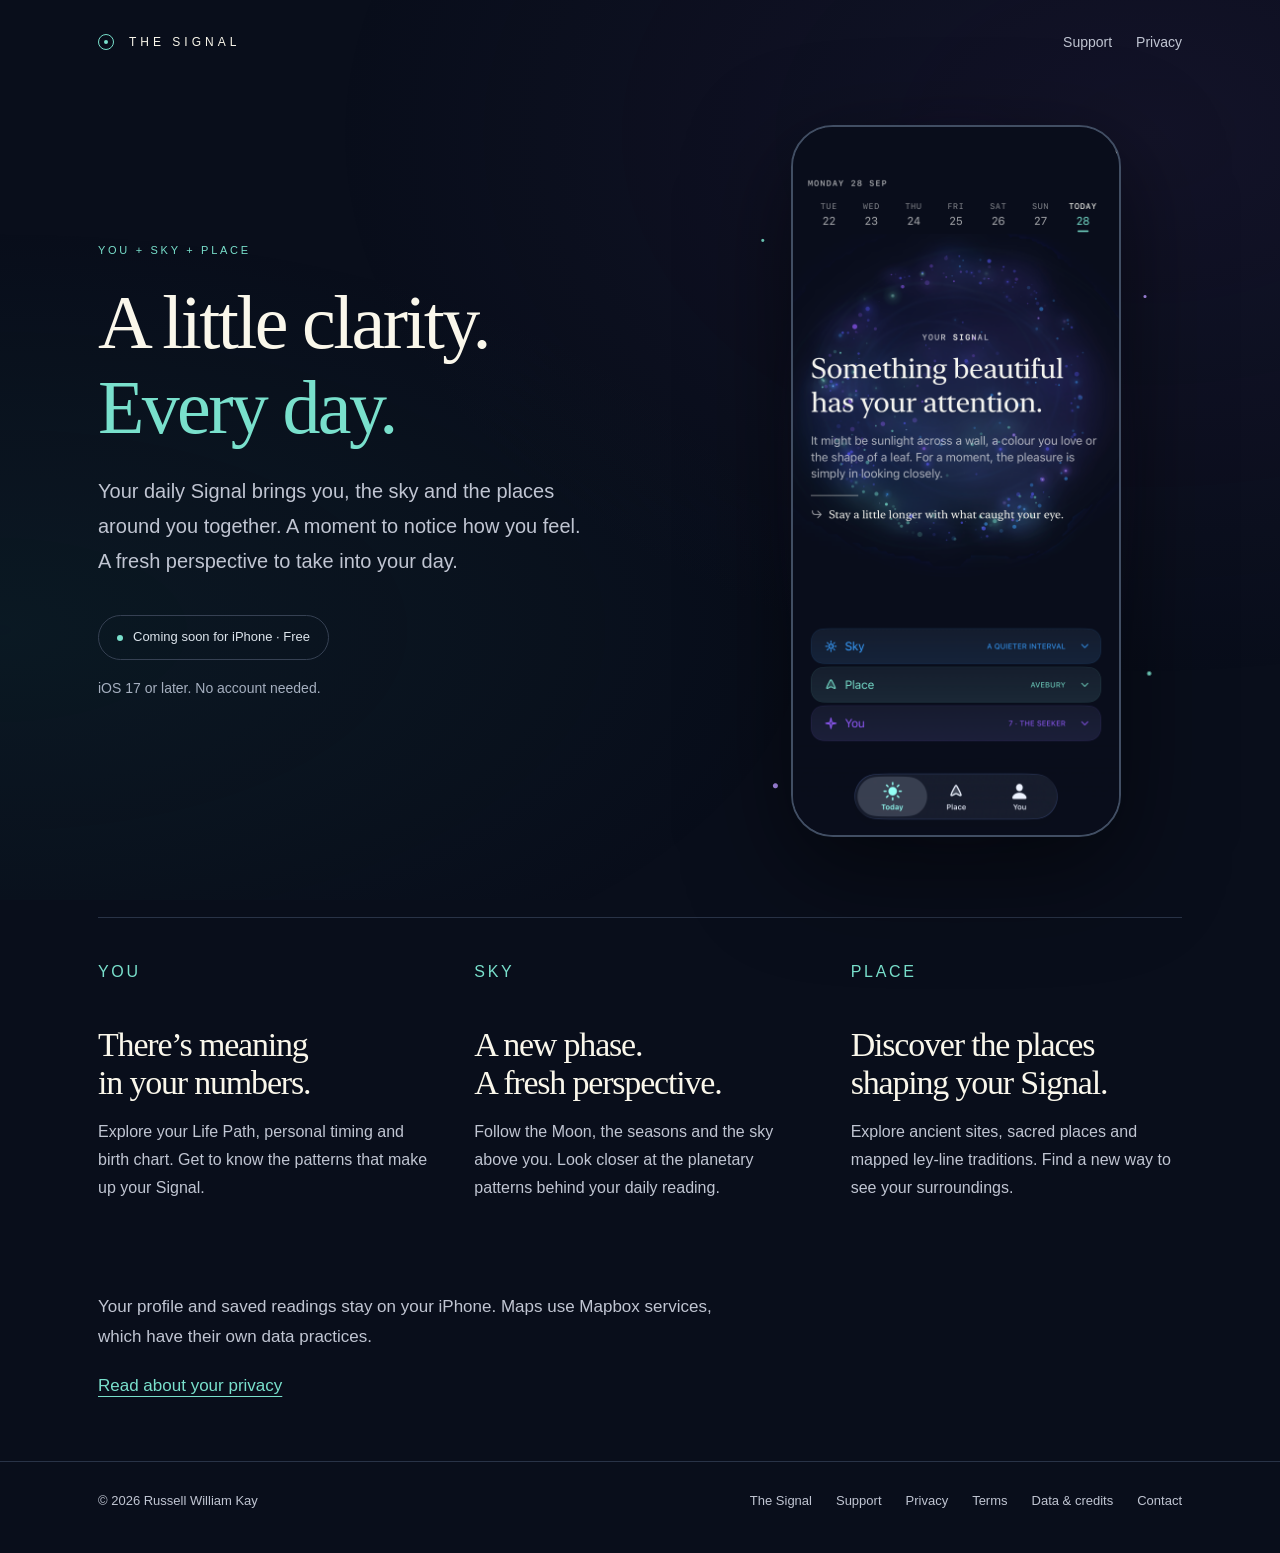
<file: index.html>
<!doctype html>
<html lang="en-GB"><head><meta charset="utf-8"><meta name="viewport" content="width=device-width,initial-scale=1"><meta name="theme-color" content="#090e1b"><title>A little clarity. Every day. · The Signal</title><meta name="description" content="Your daily Signal brings you, the sky and the places around you together. Astrology, numerology and spiritual place discovery for iPhone."><link rel="canonical" href="https://rwk506787.github.io/the-signal-site/"><meta property="og:title" content="A little clarity. Every day. · The Signal"><meta property="og:description" content="Your daily Signal brings you, the sky and the places around you together. Astrology, numerology and spiritual place discovery for iPhone."><meta property="og:type" content="website"><link rel="icon" href="favicon.svg" type="image/svg+xml"><link rel="stylesheet" href="styles.css"></head>
<body><a class="skip" href="#main">Skip to content</a><header><div class="shell"><a class="brand" href="index.html"><span class="mark" aria-hidden="true"></span>THE SIGNAL</a><nav aria-label="Main navigation"><a href="support.html">Support</a><a href="privacy.html">Privacy</a></nav></div></header><main id="main" class="shell"><section class="hero"><div><p class="eyebrow">You + Sky + Place</p><h1>A little clarity.<br><span>Every day.</span></h1><p class="intro">Your daily Signal brings you, the sky and the places around you together. A moment to notice how you feel. A fresh perspective to take into your day.</p><p class="coming">Coming soon for iPhone · Free</p><p class="small">iOS 17 or later. No account needed.</p></div><div class="device-space"><div class="stars" aria-hidden="true"></div><img class="device" src="assets/daily-signal.png" width="1320" height="2868" alt="The Signal Today screen showing the reading Something beautiful has your attention, with You, Sky and Place influences."></div></section><section class="features" aria-label="Explore The Signal"><div><p class="eyebrow">You</p><h2>There’s meaning<br>in your numbers.</h2><p>Explore your Life Path, personal timing and birth chart. Get to know the patterns that make up your Signal.</p></div><div><p class="eyebrow">Sky</p><h2>A new phase.<br>A fresh perspective.</h2><p>Follow the Moon, the seasons and the sky above you. Look closer at the planetary patterns behind your daily reading.</p></div><div><p class="eyebrow">Place</p><h2>Discover the places<br>shaping your Signal.</h2><p>Explore ancient sites, sacred places and mapped ley-line traditions. Find a new way to see your surroundings.</p></div></section><section class="home-cta"><p>Your profile and saved readings stay on your iPhone. Maps use Mapbox services, which have their own data practices.</p><a href="privacy.html">Read about your privacy</a></section></main><footer><div class="shell"><p>© 2026 Russell William Kay</p><nav aria-label="Footer"><a href="index.html">The Signal</a><a href="support.html">Support</a><a href="privacy.html">Privacy</a><a href="terms.html">Terms</a><a href="credits.html">Data &amp; credits</a><a href="mailto:thesignalapp@outlook.com">Contact</a></nav></div></footer></body></html>
</file>
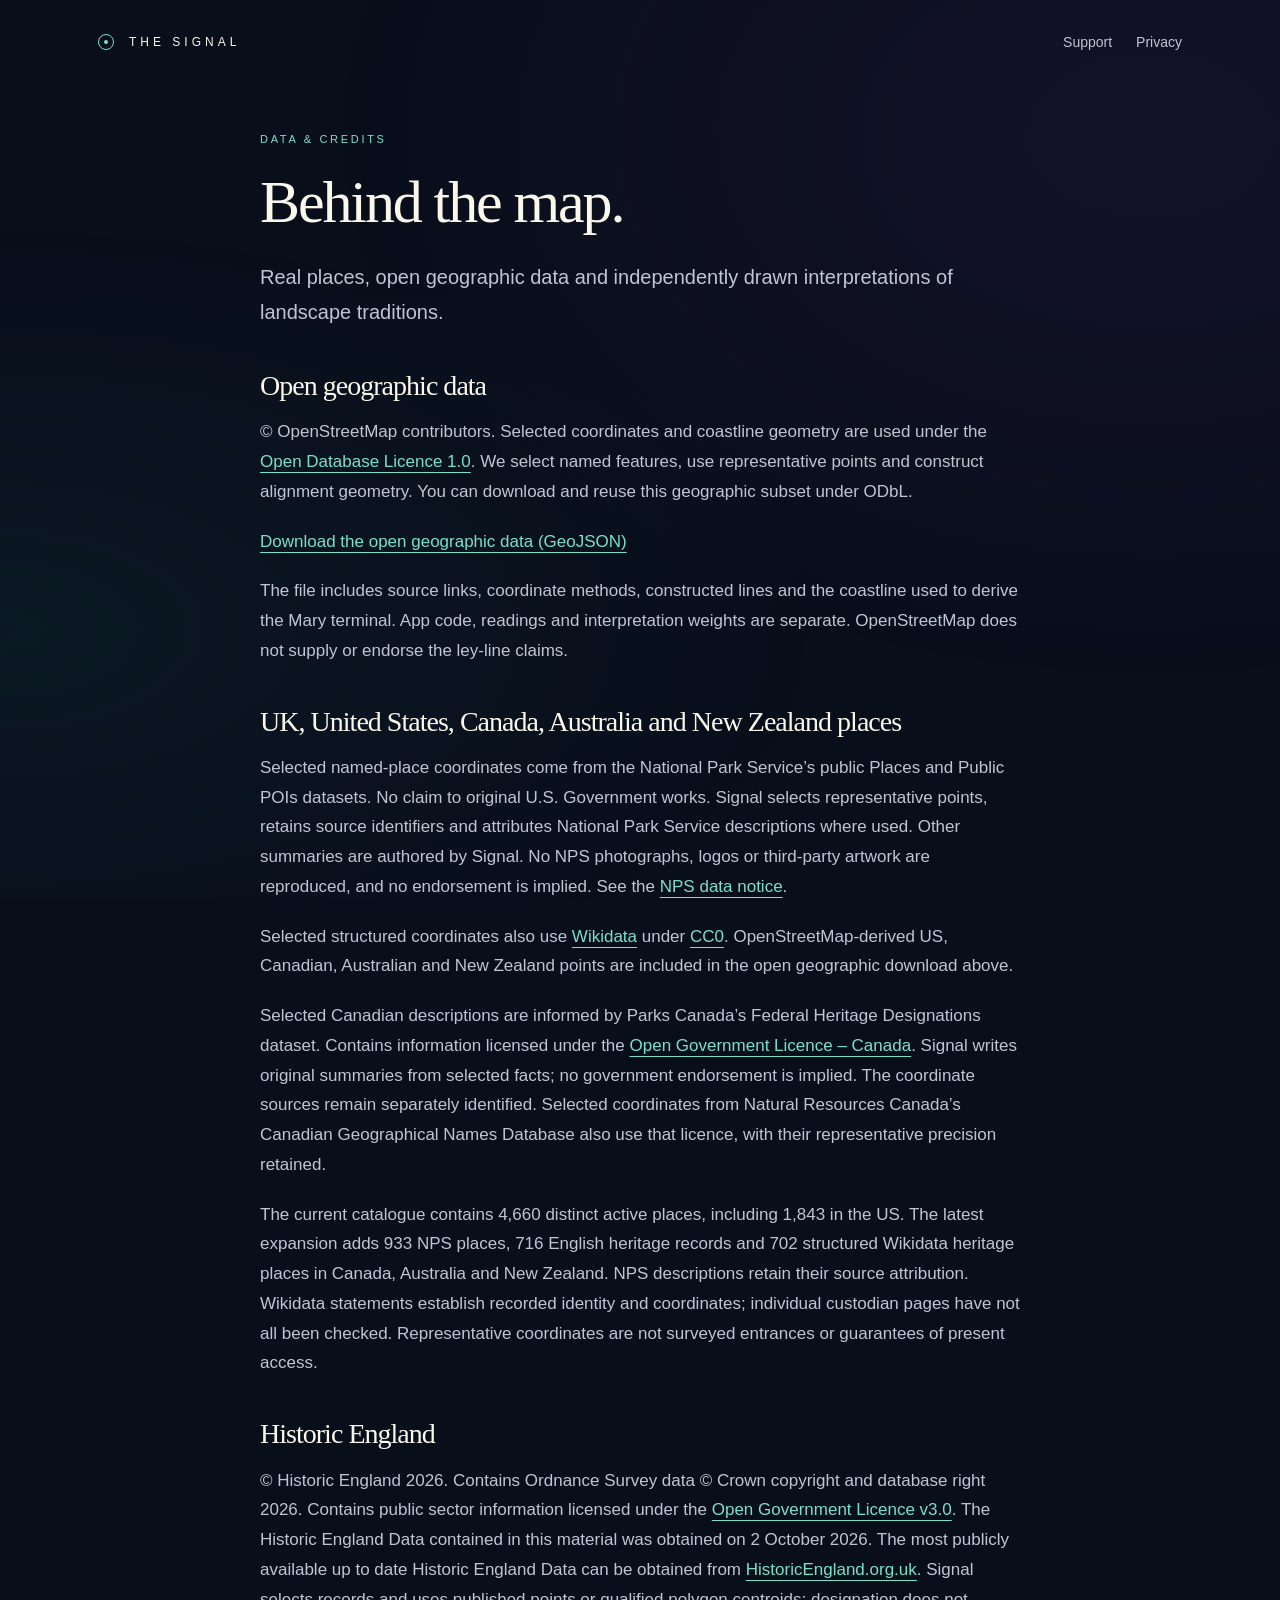
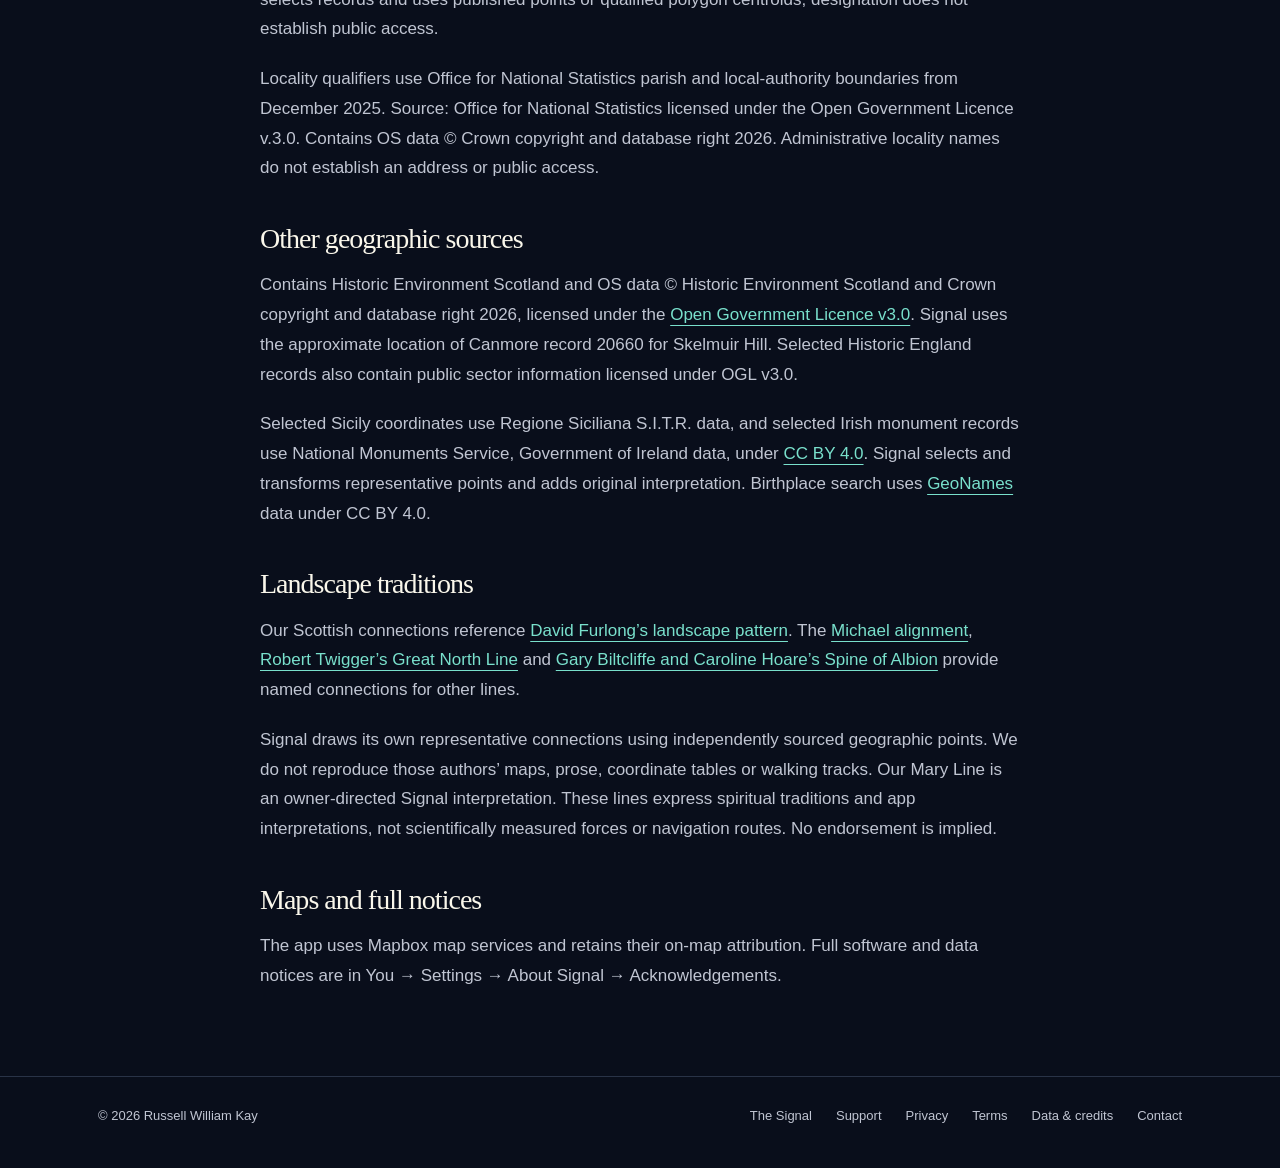
<file: credits.html>
<!doctype html>
<html lang="en-GB"><head><meta charset="utf-8"><meta name="viewport" content="width=device-width,initial-scale=1"><meta name="theme-color" content="#090e1b"><title>Data &amp; credits. · The Signal</title><meta name="description" content="Geographic data credits, landscape references and the open geographic download used by The Signal."><link rel="canonical" href="https://rwk506787.github.io/the-signal-site/credits.html"><meta property="og:title" content="Data &amp; credits. · The Signal"><meta property="og:description" content="Geographic data credits, landscape references and the open geographic download used by The Signal."><meta property="og:type" content="website"><link rel="icon" href="favicon.svg" type="image/svg+xml"><link rel="stylesheet" href="styles.css"></head>
<body><a class="skip" href="#main">Skip to content</a><header><div class="shell"><a class="brand" href="index.html"><span class="mark" aria-hidden="true"></span>THE SIGNAL</a><nav aria-label="Main navigation"><a href="support.html">Support</a><a href="privacy.html">Privacy</a></nav></div></header><main id="main" class="shell"><article class="article"><p class="eyebrow">Data &amp; credits</p><h1>Behind the map.</h1><p class="lede">Real places, open geographic data and independently drawn interpretations of landscape traditions.</p>
<h2>Open geographic data</h2><p>© OpenStreetMap contributors. Selected coordinates and coastline geometry are used under the <a href="https://opendatacommons.org/licenses/odbl/1-0/">Open Database Licence 1.0</a>. We select named features, use representative points and construct alignment geometry. You can download and reuse this geographic subset under ODbL.</p><p><a href="data/open-geography.geojson" download>Download the open geographic data (GeoJSON)</a></p><p>The file includes source links, coordinate methods, constructed lines and the coastline used to derive the Mary terminal. App code, readings and interpretation weights are separate. OpenStreetMap does not supply or endorse the ley-line claims.</p>
<h2>UK, United States, Canada, Australia and New Zealand places</h2><p>Selected named-place coordinates come from the National Park Service’s public Places and Public POIs datasets. No claim to original U.S. Government works. Signal selects representative points, retains source identifiers and attributes National Park Service descriptions where used. Other summaries are authored by Signal. No NPS photographs, logos or third-party artwork are reproduced, and no endorsement is implied. See the <a href="https://www.nps.gov/aboutus/disclaimer.htm">NPS data notice</a>.</p><p>Selected structured coordinates also use <a href="https://www.wikidata.org/">Wikidata</a> under <a href="https://creativecommons.org/publicdomain/zero/1.0/">CC0</a>. OpenStreetMap-derived US, Canadian, Australian and New Zealand points are included in the open geographic download above.</p><p>Selected Canadian descriptions are informed by Parks Canada’s Federal Heritage Designations dataset. Contains information licensed under the <a href="https://open.canada.ca/en/open-government-licence-canada">Open Government Licence – Canada</a>. Signal writes original summaries from selected facts; no government endorsement is implied. The coordinate sources remain separately identified. Selected coordinates from Natural Resources Canada’s Canadian Geographical Names Database also use that licence, with their representative precision retained.</p><p>The current catalogue contains 4,660 distinct active places, including 1,843 in the US. The latest expansion adds 933 NPS places, 716 English heritage records and 702 structured Wikidata heritage places in Canada, Australia and New Zealand. NPS descriptions retain their source attribution. Wikidata statements establish recorded identity and coordinates; individual custodian pages have not all been checked. Representative coordinates are not surveyed entrances or guarantees of present access.</p><h2>Historic England</h2><p>© Historic England 2026. Contains Ordnance Survey data © Crown copyright and database right 2026. Contains public sector information licensed under the <a href="https://www.nationalarchives.gov.uk/doc/open-government-licence/version/3/">Open Government Licence v3.0</a>. The Historic England Data contained in this material was obtained on 2 October 2026. The most publicly available up to date Historic England Data can be obtained from <a href="https://HistoricEngland.org.uk">HistoricEngland.org.uk</a>. Signal selects records and uses published points or qualified polygon centroids; designation does not establish public access.</p><p>Locality qualifiers use Office for National Statistics parish and local-authority boundaries from December 2025. Source: Office for National Statistics licensed under the Open Government Licence v.3.0. Contains OS data © Crown copyright and database right 2026. Administrative locality names do not establish an address or public access.</p><h2>Other geographic sources</h2><p>Contains Historic Environment Scotland and OS data © Historic Environment Scotland and Crown copyright and database right 2026, licensed under the <a href="https://www.nationalarchives.gov.uk/doc/open-government-licence/version/3/">Open Government Licence v3.0</a>. Signal uses the approximate location of Canmore record 20660 for Skelmuir Hill. Selected Historic England records also contain public sector information licensed under OGL v3.0.</p><p>Selected Sicily coordinates use Regione Siciliana S.I.T.R. data, and selected Irish monument records use National Monuments Service, Government of Ireland data, under <a href="https://creativecommons.org/licenses/by/4.0/">CC BY 4.0</a>. Signal selects and transforms representative points and adds original interpretation. Birthplace search uses <a href="https://www.geonames.org/">GeoNames</a> data under CC BY 4.0.</p>
<h2>Landscape traditions</h2><p>Our Scottish connections reference <a href="https://davidfurlong.co.uk/scotland.htm">David Furlong’s landscape pattern</a>. The <a href="https://www.davidfurlong.co.uk/michael_alignment.htm">Michael alignment</a>, <a href="https://www.wigtownbookfestival.com/blog/5-questions-robert-twigger">Robert Twigger’s Great North Line</a> and <a href="https://belinusline.com/spined.php">Gary Biltcliffe and Caroline Hoare’s Spine of Albion</a> provide named connections for other lines.</p><p>Signal draws its own representative connections using independently sourced geographic points. We do not reproduce those authors’ maps, prose, coordinate tables or walking tracks. Our Mary Line is an owner-directed Signal interpretation. These lines express spiritual traditions and app interpretations, not scientifically measured forces or navigation routes. No endorsement is implied.</p>
<h2>Maps and full notices</h2><p>The app uses Mapbox map services and retains their on-map attribution. Full software and data notices are in You → Settings → About Signal → Acknowledgements.</p></article></main><footer><div class="shell"><p>© 2026 Russell William Kay</p><nav aria-label="Footer"><a href="index.html">The Signal</a><a href="support.html">Support</a><a href="privacy.html">Privacy</a><a href="terms.html">Terms</a><a href="credits.html">Data &amp; credits</a><a href="mailto:thesignalapp@outlook.com">Contact</a></nav></div></footer></body></html>
</file>
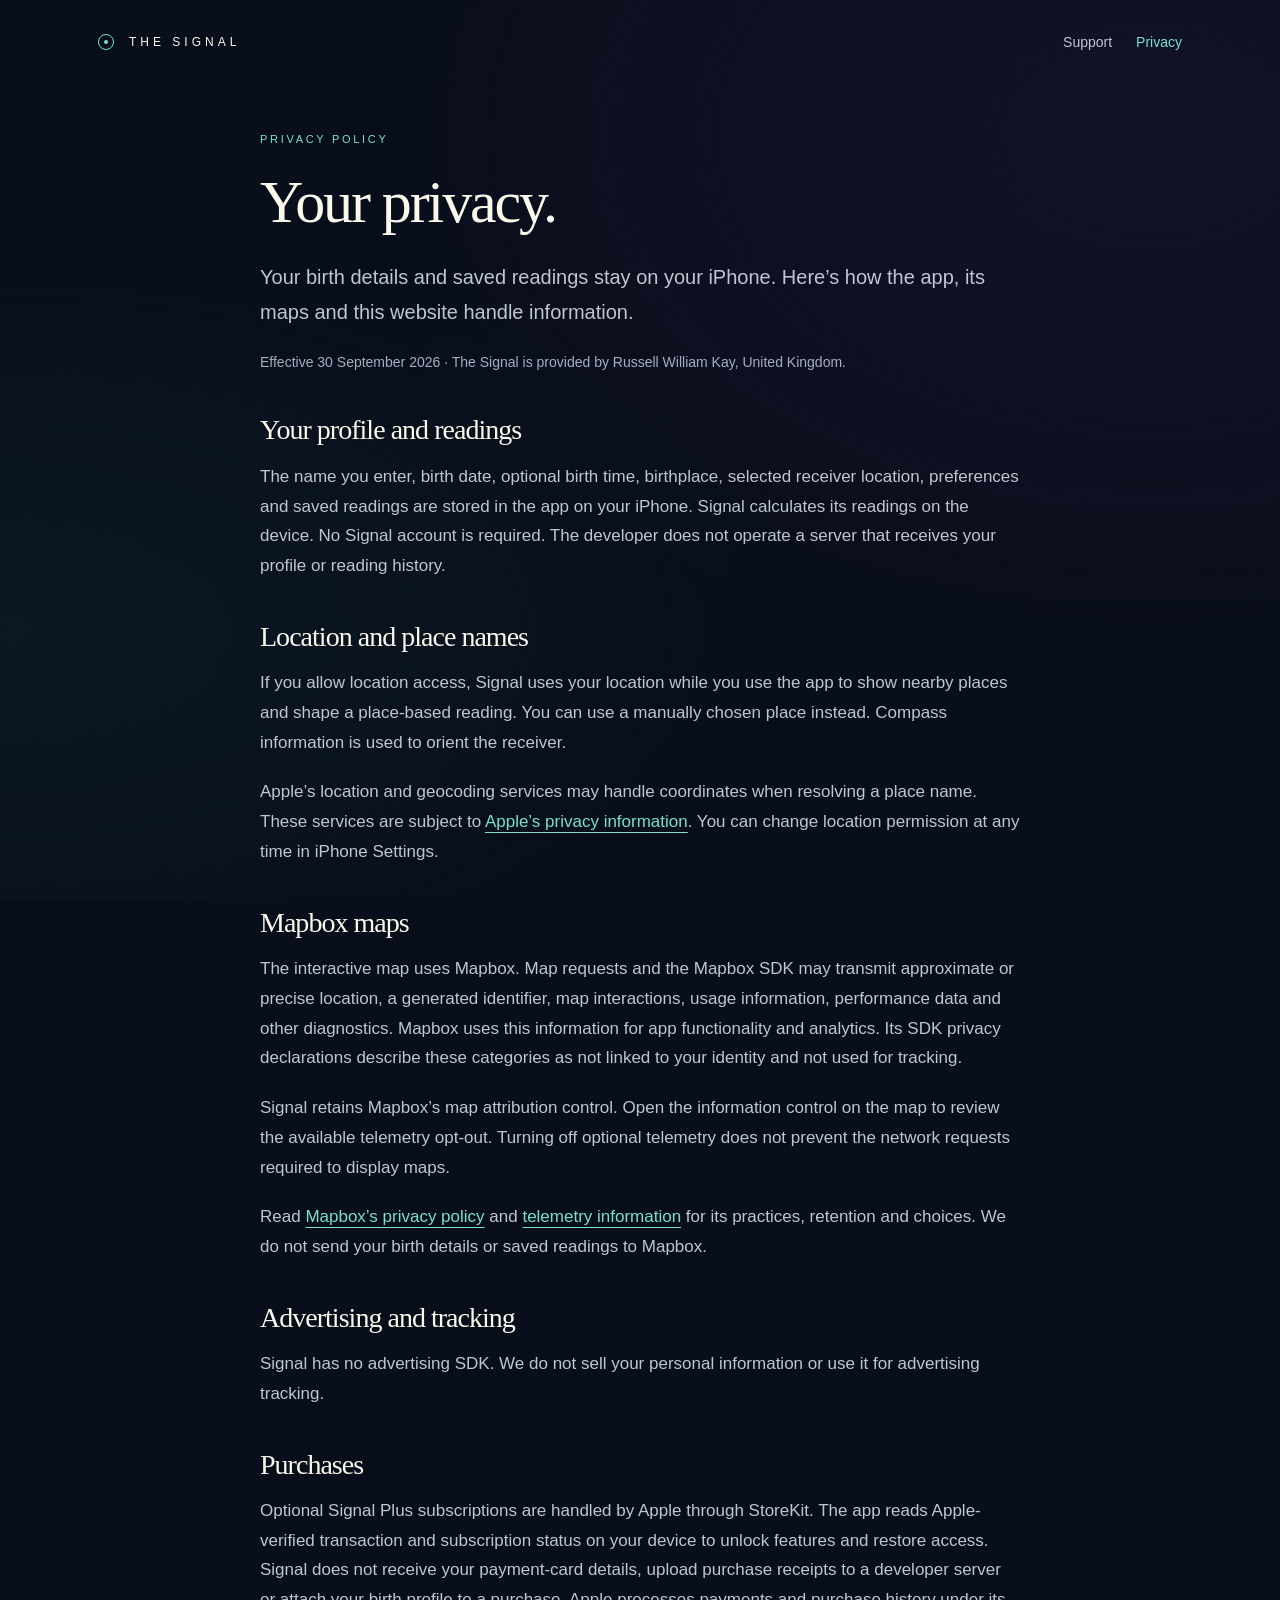
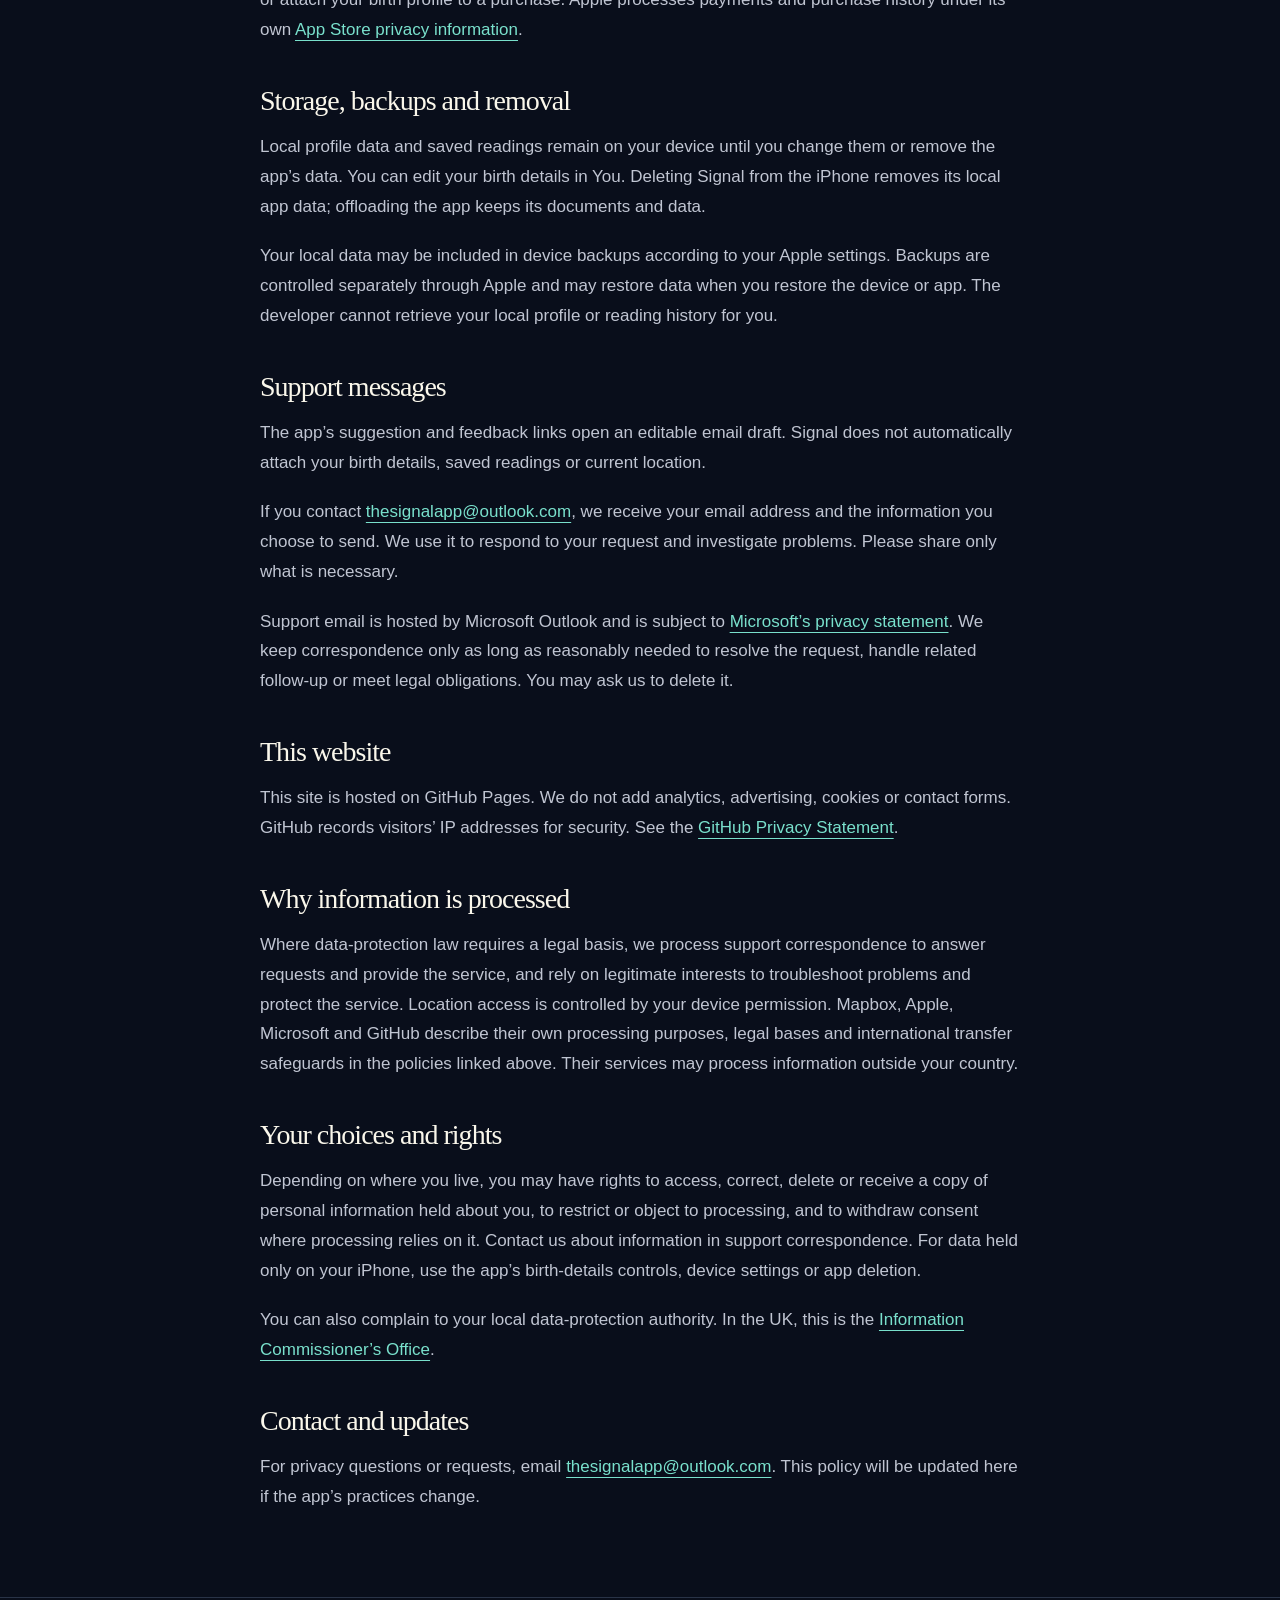
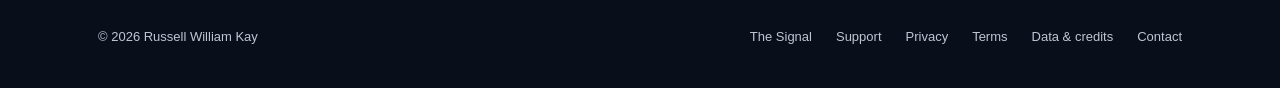
<file: privacy.html>
<!doctype html>
<html lang="en-GB"><head><meta charset="utf-8"><meta name="viewport" content="width=device-width,initial-scale=1"><meta name="theme-color" content="#090e1b"><title>Your privacy. · The Signal</title><meta name="description" content="How The Signal handles your profile, readings, location, map services and support messages."><link rel="canonical" href="https://rwk506787.github.io/the-signal-site/privacy.html"><meta property="og:title" content="Your privacy. · The Signal"><meta property="og:description" content="How The Signal handles your profile, readings, location, map services and support messages."><meta property="og:type" content="website"><link rel="icon" href="favicon.svg" type="image/svg+xml"><link rel="stylesheet" href="styles.css"></head>
<body><a class="skip" href="#main">Skip to content</a><header><div class="shell"><a class="brand" href="index.html"><span class="mark" aria-hidden="true"></span>THE SIGNAL</a><nav aria-label="Main navigation"><a href="support.html">Support</a><a href="privacy.html" aria-current="page">Privacy</a></nav></div></header><main id="main" class="shell"><article class="article"><p class="eyebrow">Privacy policy</p><h1>Your privacy.</h1><p class="lede">Your birth details and saved readings stay on your iPhone. Here’s how the app, its maps and this website handle information.</p><p class="small">Effective 30 September 2026 · The Signal is provided by Russell William Kay, United Kingdom.</p>
<h2>Your profile and readings</h2><p>The name you enter, birth date, optional birth time, birthplace, selected receiver location, preferences and saved readings are stored in the app on your iPhone. Signal calculates its readings on the device. No Signal account is required. The developer does not operate a server that receives your profile or reading history.</p>
<h2>Location and place names</h2><p>If you allow location access, Signal uses your location while you use the app to show nearby places and shape a place-based reading. You can use a manually chosen place instead. Compass information is used to orient the receiver.</p><p>Apple’s location and geocoding services may handle coordinates when resolving a place name. These services are subject to <a href="https://www.apple.com/legal/privacy/">Apple’s privacy information</a>. You can change location permission at any time in iPhone Settings.</p>
<h2>Mapbox maps</h2><p>The interactive map uses Mapbox. Map requests and the Mapbox SDK may transmit approximate or precise location, a generated identifier, map interactions, usage information, performance data and other diagnostics. Mapbox uses this information for app functionality and analytics. Its SDK privacy declarations describe these categories as not linked to your identity and not used for tracking.</p><p>Signal retains Mapbox’s map attribution control. Open the information control on the map to review the available telemetry opt-out. Turning off optional telemetry does not prevent the network requests required to display maps.</p><p>Read <a href="https://www.mapbox.com/legal/privacy">Mapbox’s privacy policy</a> and <a href="https://www.mapbox.com/telemetry">telemetry information</a> for its practices, retention and choices. We do not send your birth details or saved readings to Mapbox.</p>
<h2>Advertising and tracking</h2><p>Signal has no advertising SDK. We do not sell your personal information or use it for advertising tracking.</p>
<h2>Purchases</h2><p>Optional Signal Plus subscriptions are handled by Apple through StoreKit. The app reads Apple-verified transaction and subscription status on your device to unlock features and restore access. Signal does not receive your payment-card details, upload purchase receipts to a developer server or attach your birth profile to a purchase. Apple processes payments and purchase history under its own <a href="https://www.apple.com/legal/privacy/data/en/app-store/">App Store privacy information</a>.</p><h2>Storage, backups and removal</h2><p>Local profile data and saved readings remain on your device until you change them or remove the app’s data. You can edit your birth details in You. Deleting Signal from the iPhone removes its local app data; offloading the app keeps its documents and data.</p><p>Your local data may be included in device backups according to your Apple settings. Backups are controlled separately through Apple and may restore data when you restore the device or app. The developer cannot retrieve your local profile or reading history for you.</p>
<h2>Support messages</h2><p>The app’s suggestion and feedback links open an editable email draft. Signal does not automatically attach your birth details, saved readings or current location.</p><p>If you contact <a class="contact" href="mailto:thesignalapp@outlook.com">thesignalapp@outlook.com</a>, we receive your email address and the information you choose to send. We use it to respond to your request and investigate problems. Please share only what is necessary.</p><p>Support email is hosted by Microsoft Outlook and is subject to <a href="https://privacy.microsoft.com/privacystatement">Microsoft’s privacy statement</a>. We keep correspondence only as long as reasonably needed to resolve the request, handle related follow-up or meet legal obligations. You may ask us to delete it.</p>
<h2>This website</h2><p>This site is hosted on GitHub Pages. We do not add analytics, advertising, cookies or contact forms. GitHub records visitors’ IP addresses for security. See the <a href="https://docs.github.com/en/site-policy/privacy-policies/github-general-privacy-statement">GitHub Privacy Statement</a>.</p>
<h2>Why information is processed</h2><p>Where data-protection law requires a legal basis, we process support correspondence to answer requests and provide the service, and rely on legitimate interests to troubleshoot problems and protect the service. Location access is controlled by your device permission. Mapbox, Apple, Microsoft and GitHub describe their own processing purposes, legal bases and international transfer safeguards in the policies linked above. Their services may process information outside your country.</p>
<h2>Your choices and rights</h2><p>Depending on where you live, you may have rights to access, correct, delete or receive a copy of personal information held about you, to restrict or object to processing, and to withdraw consent where processing relies on it. Contact us about information in support correspondence. For data held only on your iPhone, use the app’s birth-details controls, device settings or app deletion.</p><p>You can also complain to your local data-protection authority. In the UK, this is the <a href="https://ico.org.uk/make-a-complaint/">Information Commissioner’s Office</a>.</p>
<h2>Contact and updates</h2><p>For privacy questions or requests, email <a class="contact" href="mailto:thesignalapp@outlook.com">thesignalapp@outlook.com</a>. This policy will be updated here if the app’s practices change.</p></article></main><footer><div class="shell"><p>© 2026 Russell William Kay</p><nav aria-label="Footer"><a href="index.html">The Signal</a><a href="support.html">Support</a><a href="privacy.html">Privacy</a><a href="terms.html">Terms</a><a href="credits.html">Data &amp; credits</a><a href="mailto:thesignalapp@outlook.com">Contact</a></nav></div></footer></body></html>
</file>
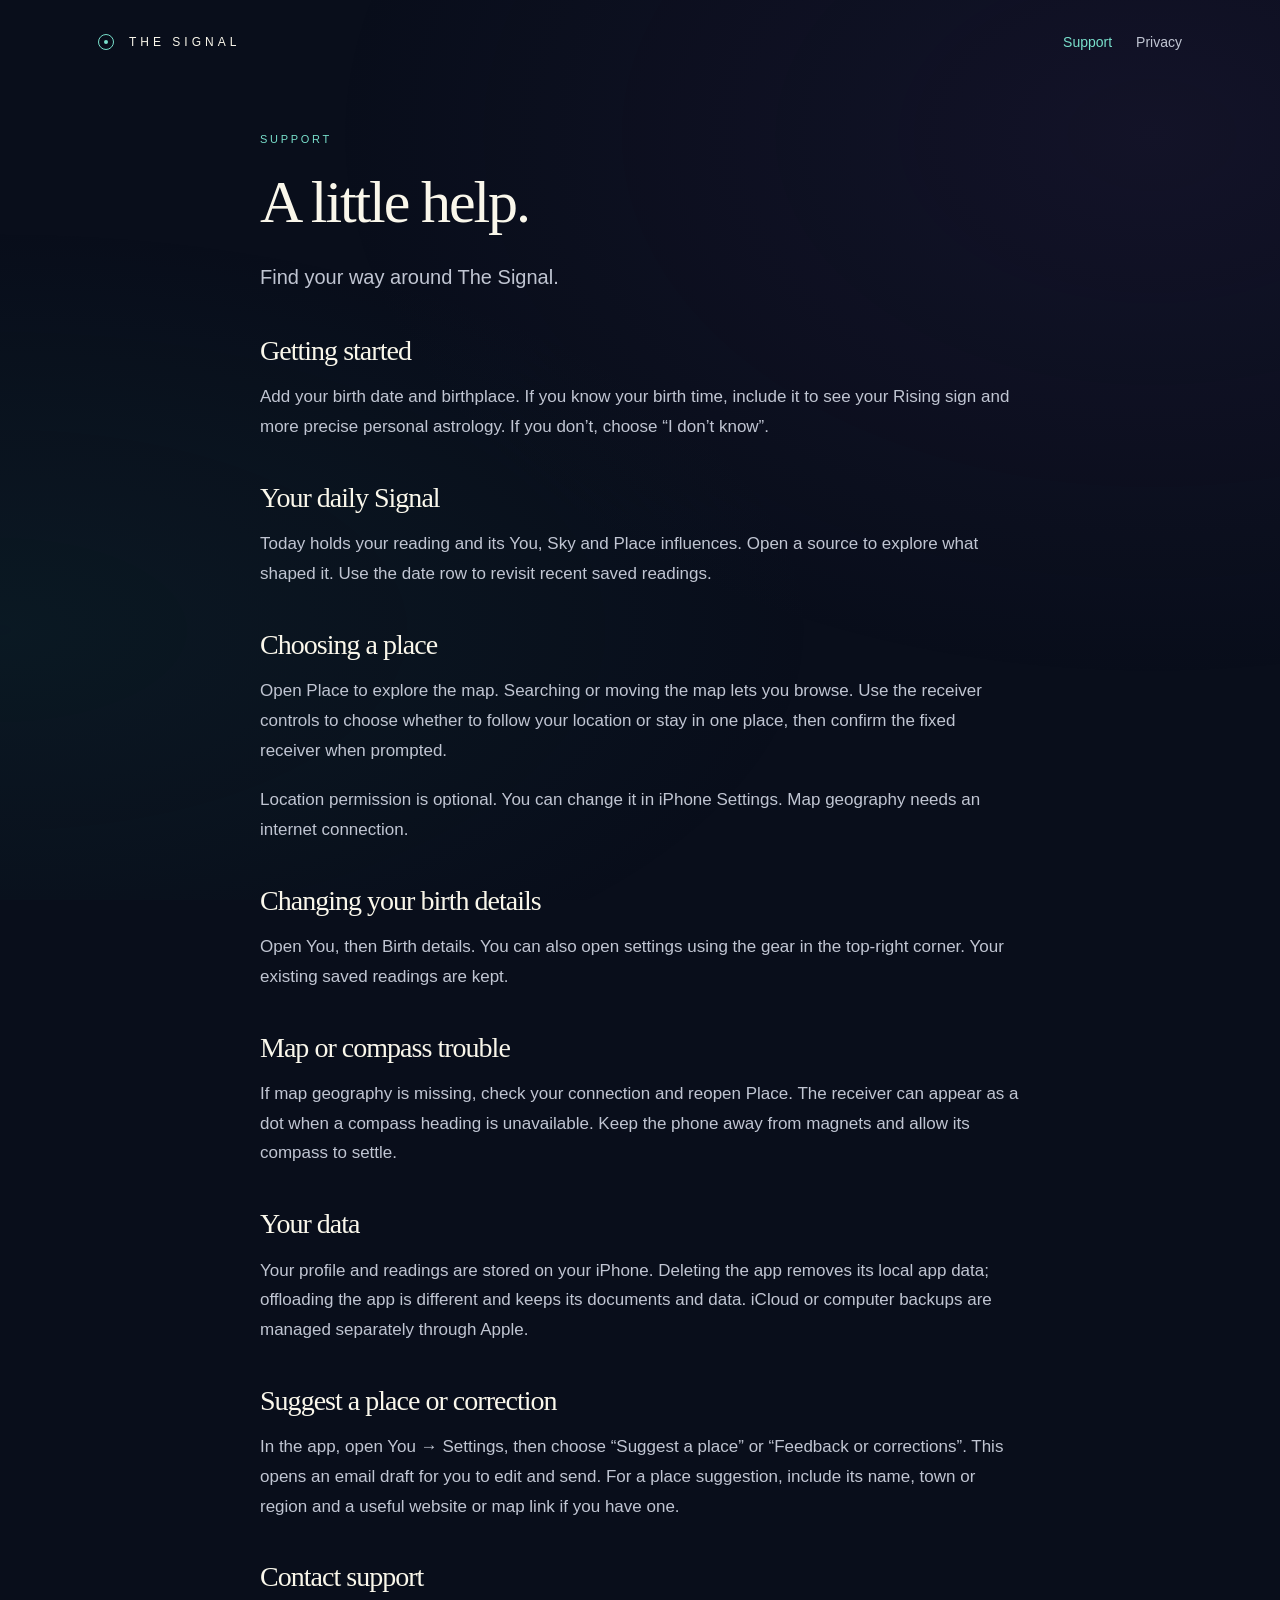
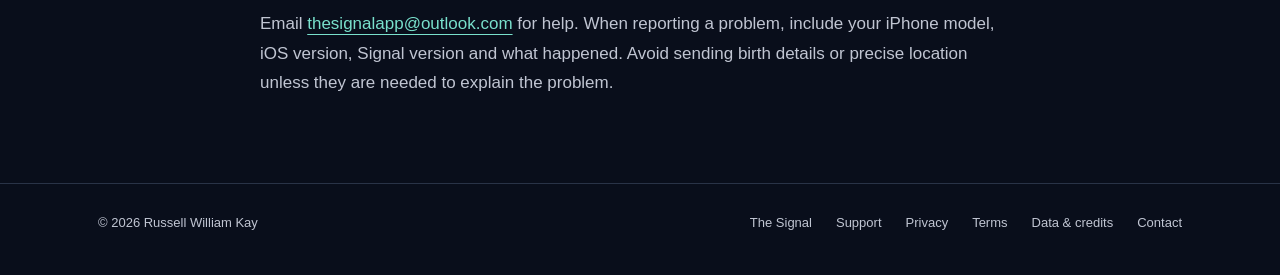
<file: support.html>
<!doctype html>
<html lang="en-GB"><head><meta charset="utf-8"><meta name="viewport" content="width=device-width,initial-scale=1"><meta name="theme-color" content="#090e1b"><title>A little help. · The Signal</title><meta name="description" content="Help with your daily Signal, birth details, location, map and saved readings. Contact The Signal support."><link rel="canonical" href="https://rwk506787.github.io/the-signal-site/support.html"><meta property="og:title" content="A little help. · The Signal"><meta property="og:description" content="Help with your daily Signal, birth details, location, map and saved readings. Contact The Signal support."><meta property="og:type" content="website"><link rel="icon" href="favicon.svg" type="image/svg+xml"><link rel="stylesheet" href="styles.css"></head>
<body><a class="skip" href="#main">Skip to content</a><header><div class="shell"><a class="brand" href="index.html"><span class="mark" aria-hidden="true"></span>THE SIGNAL</a><nav aria-label="Main navigation"><a href="support.html" aria-current="page">Support</a><a href="privacy.html">Privacy</a></nav></div></header><main id="main" class="shell"><article class="article"><p class="eyebrow">Support</p><h1>A little help.</h1><p class="lede">Find your way around The Signal.</p><h2>Getting started</h2><p>Add your birth date and birthplace. If you know your birth time, include it to see your Rising sign and more precise personal astrology. If you don’t, choose “I don’t know”.</p>
<h2>Your daily Signal</h2><p>Today holds your reading and its You, Sky and Place influences. Open a source to explore what shaped it. Use the date row to revisit recent saved readings.</p>
<h2>Choosing a place</h2><p>Open Place to explore the map. Searching or moving the map lets you browse. Use the receiver controls to choose whether to follow your location or stay in one place, then confirm the fixed receiver when prompted.</p><p>Location permission is optional. You can change it in iPhone Settings. Map geography needs an internet connection.</p>
<h2>Changing your birth details</h2><p>Open You, then Birth details. You can also open settings using the gear in the top-right corner. Your existing saved readings are kept.</p>
<h2>Map or compass trouble</h2><p>If map geography is missing, check your connection and reopen Place. The receiver can appear as a dot when a compass heading is unavailable. Keep the phone away from magnets and allow its compass to settle.</p>
<h2>Your data</h2><p>Your profile and readings are stored on your iPhone. Deleting the app removes its local app data; offloading the app is different and keeps its documents and data. iCloud or computer backups are managed separately through Apple.</p>
<h2>Suggest a place or correction</h2><p>In the app, open You → Settings, then choose “Suggest a place” or “Feedback or corrections”. This opens an email draft for you to edit and send. For a place suggestion, include its name, town or region and a useful website or map link if you have one.</p>
<h2>Contact support</h2><p>Email <a href="mailto:thesignalapp@outlook.com">thesignalapp@outlook.com</a> for help. When reporting a problem, include your iPhone model, iOS version, Signal version and what happened. Avoid sending birth details or precise location unless they are needed to explain the problem.</p></article></main><footer><div class="shell"><p>© 2026 Russell William Kay</p><nav aria-label="Footer"><a href="index.html">The Signal</a><a href="support.html">Support</a><a href="privacy.html">Privacy</a><a href="terms.html">Terms</a><a href="credits.html">Data &amp; credits</a><a href="mailto:thesignalapp@outlook.com">Contact</a></nav></div></footer></body></html>
</file>
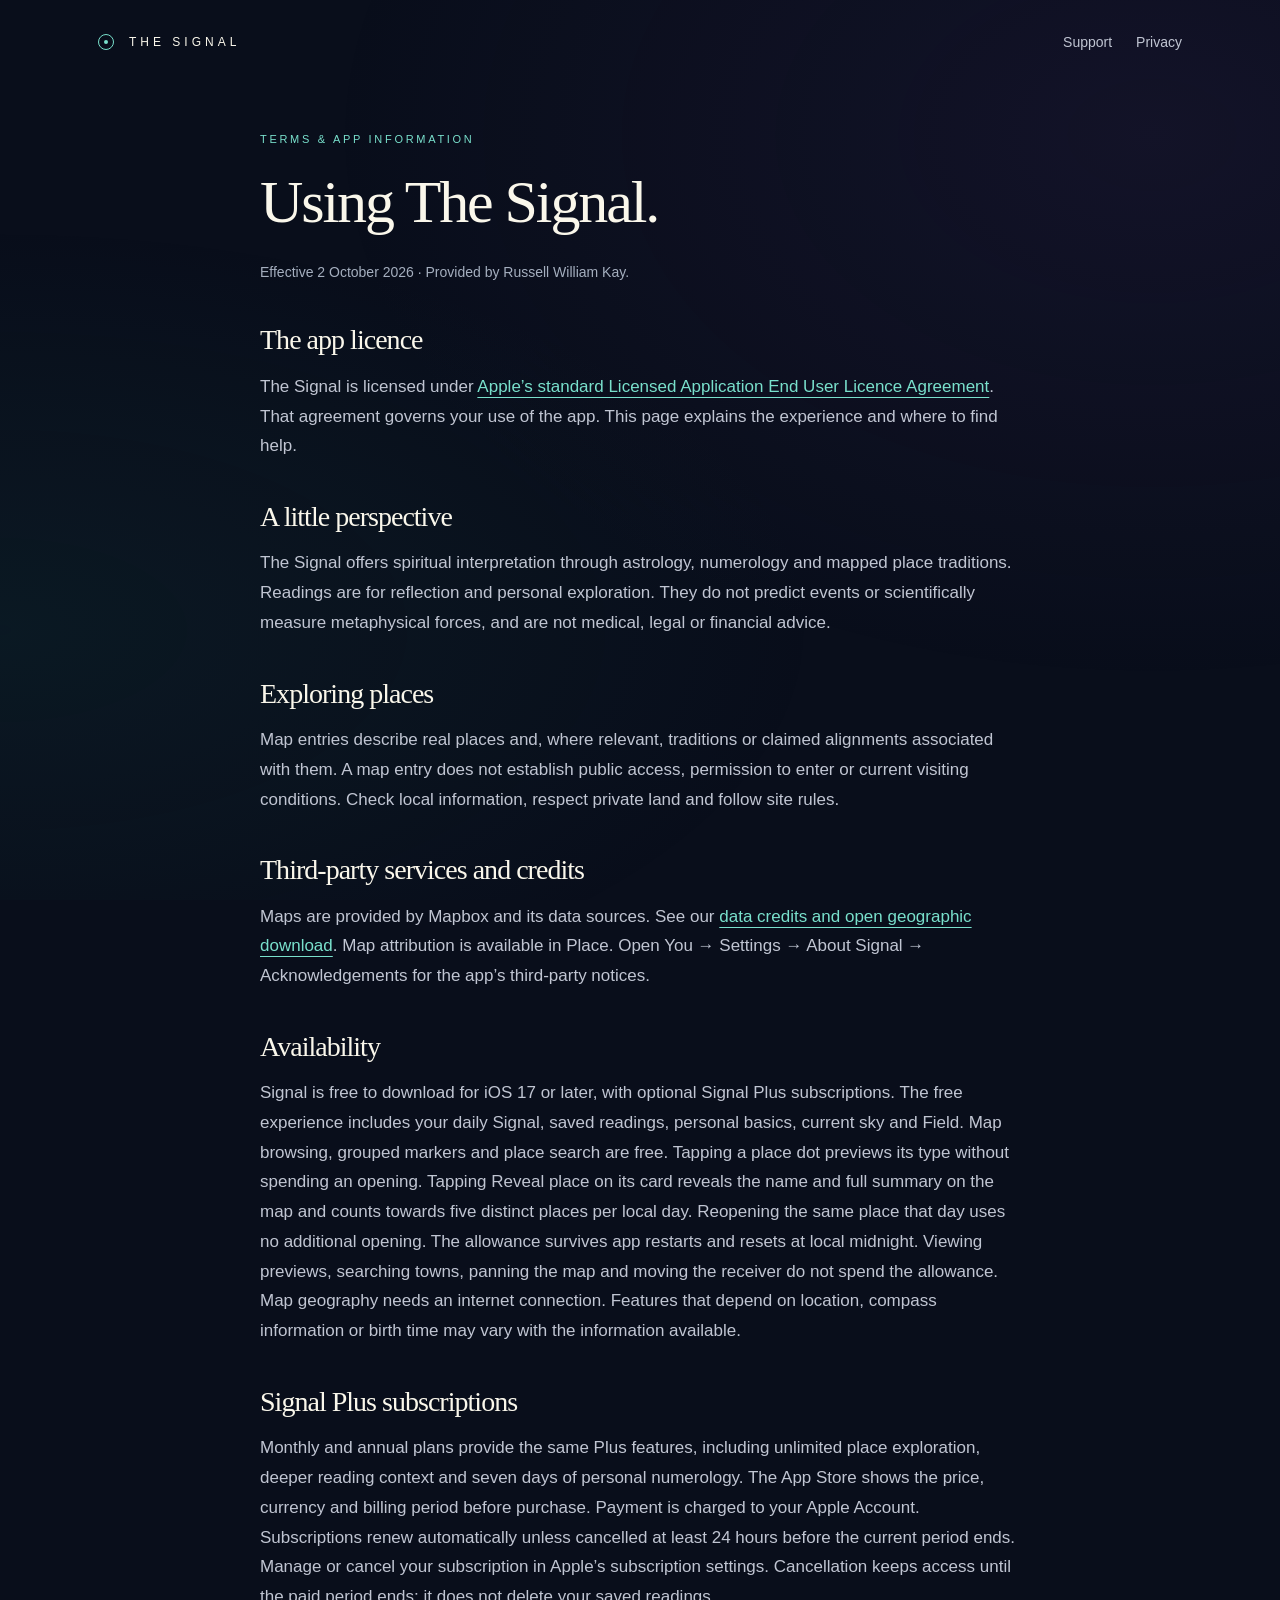
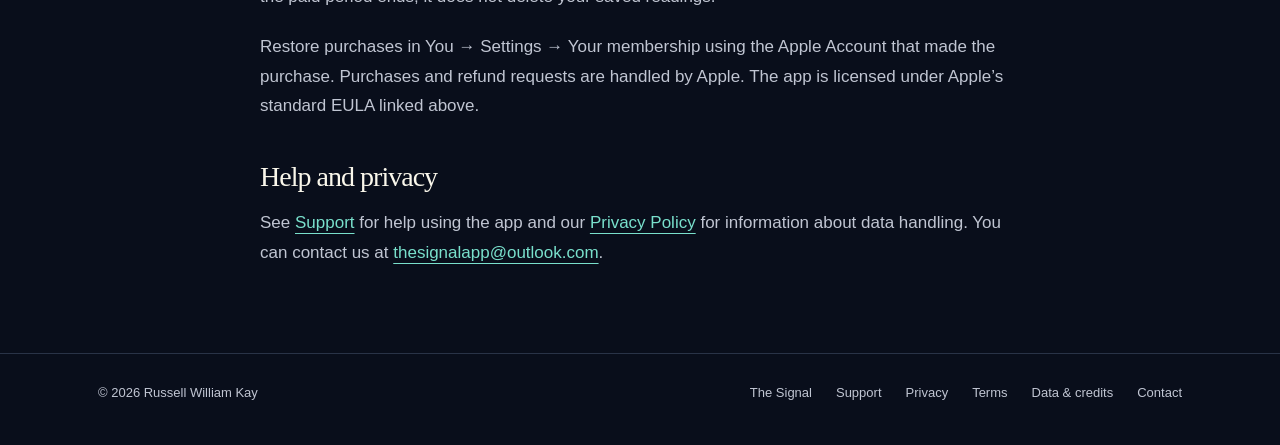
<file: terms.html>
<!doctype html>
<html lang="en-GB"><head><meta charset="utf-8"><meta name="viewport" content="width=device-width,initial-scale=1"><meta name="theme-color" content="#090e1b"><title>Using The Signal. · The Signal</title><meta name="description" content="Terms and information about The Signal, an iPhone app for spiritual interpretation and place discovery."><link rel="canonical" href="https://rwk506787.github.io/the-signal-site/terms.html"><meta property="og:title" content="Using The Signal. · The Signal"><meta property="og:description" content="Terms and information about The Signal, an iPhone app for spiritual interpretation and place discovery."><meta property="og:type" content="website"><link rel="icon" href="favicon.svg" type="image/svg+xml"><link rel="stylesheet" href="styles.css"></head>
<body><a class="skip" href="#main">Skip to content</a><header><div class="shell"><a class="brand" href="index.html"><span class="mark" aria-hidden="true"></span>THE SIGNAL</a><nav aria-label="Main navigation"><a href="support.html">Support</a><a href="privacy.html">Privacy</a></nav></div></header><main id="main" class="shell"><article class="article"><p class="eyebrow">Terms &amp; app information</p><h1>Using The Signal.</h1><p class="small">Effective 2 October 2026 · Provided by Russell William Kay.</p><h2>The app licence</h2><p>The Signal is licensed under <a href="https://www.apple.com/legal/internet-services/itunes/dev/stdeula/">Apple’s standard Licensed Application End User Licence Agreement</a>. That agreement governs your use of the app. This page explains the experience and where to find help.</p><h2>A little perspective</h2><p>The Signal offers spiritual interpretation through astrology, numerology and mapped place traditions. Readings are for reflection and personal exploration. They do not predict events or scientifically measure metaphysical forces, and are not medical, legal or financial advice.</p><h2>Exploring places</h2><p>Map entries describe real places and, where relevant, traditions or claimed alignments associated with them. A map entry does not establish public access, permission to enter or current visiting conditions. Check local information, respect private land and follow site rules.</p><h2>Third-party services and credits</h2><p>Maps are provided by Mapbox and its data sources. See our <a href="credits.html">data credits and open geographic download</a>. Map attribution is available in Place. Open You → Settings → About Signal → Acknowledgements for the app’s third-party notices.</p><h2>Availability</h2><p>Signal is free to download for iOS 17 or later, with optional Signal Plus subscriptions. The free experience includes your daily Signal, saved readings, personal basics, current sky and Field. Map browsing, grouped markers and place search are free. Tapping a place dot previews its type without spending an opening. Tapping Reveal place on its card reveals the name and full summary on the map and counts towards five distinct places per local day. Reopening the same place that day uses no additional opening. The allowance survives app restarts and resets at local midnight. Viewing previews, searching towns, panning the map and moving the receiver do not spend the allowance. Map geography needs an internet connection. Features that depend on location, compass information or birth time may vary with the information available.</p><h2>Signal Plus subscriptions</h2><p>Monthly and annual plans provide the same Plus features, including unlimited place exploration, deeper reading context and seven days of personal numerology. The App Store shows the price, currency and billing period before purchase. Payment is charged to your Apple Account. Subscriptions renew automatically unless cancelled at least 24 hours before the current period ends. Manage or cancel your subscription in Apple’s subscription settings. Cancellation keeps access until the paid period ends; it does not delete your saved readings.</p><p>Restore purchases in You → Settings → Your membership using the Apple Account that made the purchase. Purchases and refund requests are handled by Apple. The app is licensed under Apple’s standard EULA linked above.</p><h2>Help and privacy</h2><p>See <a href="support.html">Support</a> for help using the app and our <a href="privacy.html">Privacy Policy</a> for information about data handling. You can contact us at <a class="contact" href="mailto:thesignalapp@outlook.com">thesignalapp@outlook.com</a>.</p></article></main><footer><div class="shell"><p>© 2026 Russell William Kay</p><nav aria-label="Footer"><a href="index.html">The Signal</a><a href="support.html">Support</a><a href="privacy.html">Privacy</a><a href="terms.html">Terms</a><a href="credits.html">Data &amp; credits</a><a href="mailto:thesignalapp@outlook.com">Contact</a></nav></div></footer></body></html>
</file>
<file: styles.css>
*{box-sizing:border-box}html{color-scheme:dark;scroll-behavior:smooth}body{margin:0;background:#090e1b;color:#faf7eb;font:17px/1.75 -apple-system,BlinkMacSystemFont,"Segoe UI",sans-serif}body:before{content:"";position:fixed;inset:0;z-index:-1;pointer-events:none;background:radial-gradient(ellipse at 90% 15%,#39265b35,transparent 50%),radial-gradient(ellipse at 0% 70%,#16595425,transparent 45%)}a{color:#79e0cc;text-underline-offset:5px}a:hover{color:#b5fff0}a:focus-visible,summary:focus-visible{outline:2px solid #79e0cc;outline-offset:5px;border-radius:4px}.skip{position:absolute;left:16px;top:-80px;background:#111b2e;padding:10px;z-index:10}.skip:focus{top:12px}.shell{max-width:1140px;margin:auto;padding:0 28px}header{padding:30px 0}header .shell{display:flex;align-items:center;justify-content:space-between;gap:25px}.brand{text-decoration:none;color:#faf7eb;font-size:12px;letter-spacing:4px;white-space:nowrap;display:flex;align-items:center;gap:15px}.mark{width:16px;height:16px;border:1px solid #79e0cc;border-radius:50%;position:relative}.mark:after{content:"";position:absolute;inset:5px;background:#79e0cc;border-radius:50%}nav{display:flex;gap:24px;flex-wrap:wrap;font-size:14px}nav a{text-decoration:none;color:#c0c5d2}nav a[aria-current=page]{color:#79e0cc}h1,h2,h3{font-family:Georgia,"Times New Roman",serif;font-weight:400;line-height:1.12;letter-spacing:-.035em}h1{font-size:clamp(44px,6vw,76px);margin:20px 0 24px}h2{font-size:34px;margin:40px 0 16px}h3{font-size:27px;margin:0 0 16px}p,li{color:#c0c5d2}p{margin:0 0 20px}.eyebrow{font-size:11px;letter-spacing:2.7px;text-transform:uppercase;color:#79e0cc;margin:0 0 20px}.hero{display:grid;grid-template-columns:1.1fr .9fr;gap:80px;align-items:center;min-height:690px;padding:40px 0 80px}.hero h1 span{color:#79e0cc}.hero .intro{font-size:20px;max-width:490px}.coming{display:inline-flex;gap:10px;align-items:center;font-size:13px;color:#dde5ec;border:1px solid #364153;border-radius:30px;padding:10px 18px;margin:16px 0}.coming:before{content:"";width:6px;height:6px;background:#79e0cc;border-radius:50%}.device-space{position:relative;max-width:330px;margin:auto}.device-space:before{content:"";position:absolute;inset:-8%;border-radius:50%;background:radial-gradient(ellipse,#7257ba45,transparent 67%);filter:blur(20px)}.device{position:relative;width:100%;height:auto;display:block;border:2px solid #414e63;border-radius:42px;box-shadow:0 32px 100px #0008}.stars{position:absolute;inset:-45px;background:radial-gradient(circle at 4% 20%,#79e0cc 1px,transparent 2px),radial-gradient(circle at 96% 74%,#79e0cc 1px,transparent 3px),radial-gradient(circle at 13% 69%,#b293f8 1px,transparent 2px),radial-gradient(circle at 88% 9%,#faf7eb 1px,transparent 2px),radial-gradient(circle at 95% 27%,#b293f8 1px,transparent 2px),radial-gradient(circle at 7% 88%,#b293f8 2px,transparent 3px);animation:breathe 8s ease-in-out infinite;pointer-events:none}.features{display:grid;grid-template-columns:repeat(3,1fr);gap:45px;padding:40px 0 70px;border-top:1px solid #293347}.features p{font-size:16px}.article{max-width:760px;margin:45px auto 85px}.article h1{font-size:clamp(42px,6vw,60px)}.article h2{font-size:28px}.lede{font-size:20px}.note{padding:22px 26px;border-left:2px solid #79e0cc;background:#121c2d;margin:28px 0}.note p:last-child{margin:0}footer{border-top:1px solid #293347;padding:28px 0 40px}footer .shell{display:flex;justify-content:space-between;gap:28px;flex-wrap:wrap}footer p{font-size:13px;margin:0}footer nav{font-size:13px}.contact{overflow-wrap:anywhere}.small{font-size:14px;color:#a5afbf}.home-cta{padding-bottom:60px;max-width:650px}@keyframes breathe{50%{opacity:.35;transform:translateY(8px)}}@media(prefers-reduced-motion:reduce){html{scroll-behavior:auto}.stars{animation:none}}@media(max-width:720px){.shell{padding:0 23px}header{padding:24px 0}header .shell{align-items:flex-start}header nav{gap:15px;font-size:13px}.brand{font-size:10px;letter-spacing:2px;gap:10px}.hero{grid-template-columns:1fr;gap:38px;padding:35px 0 65px;min-height:0}.hero h1{font-size:54px}.hero .intro{font-size:18px}.device-space{max-width:280px}.features{grid-template-columns:1fr;gap:25px}.article{margin:25px auto 55px}.article h1{font-size:44px}.article h2{font-size:27px}footer .shell{flex-direction:column;gap:16px}}
</file>
